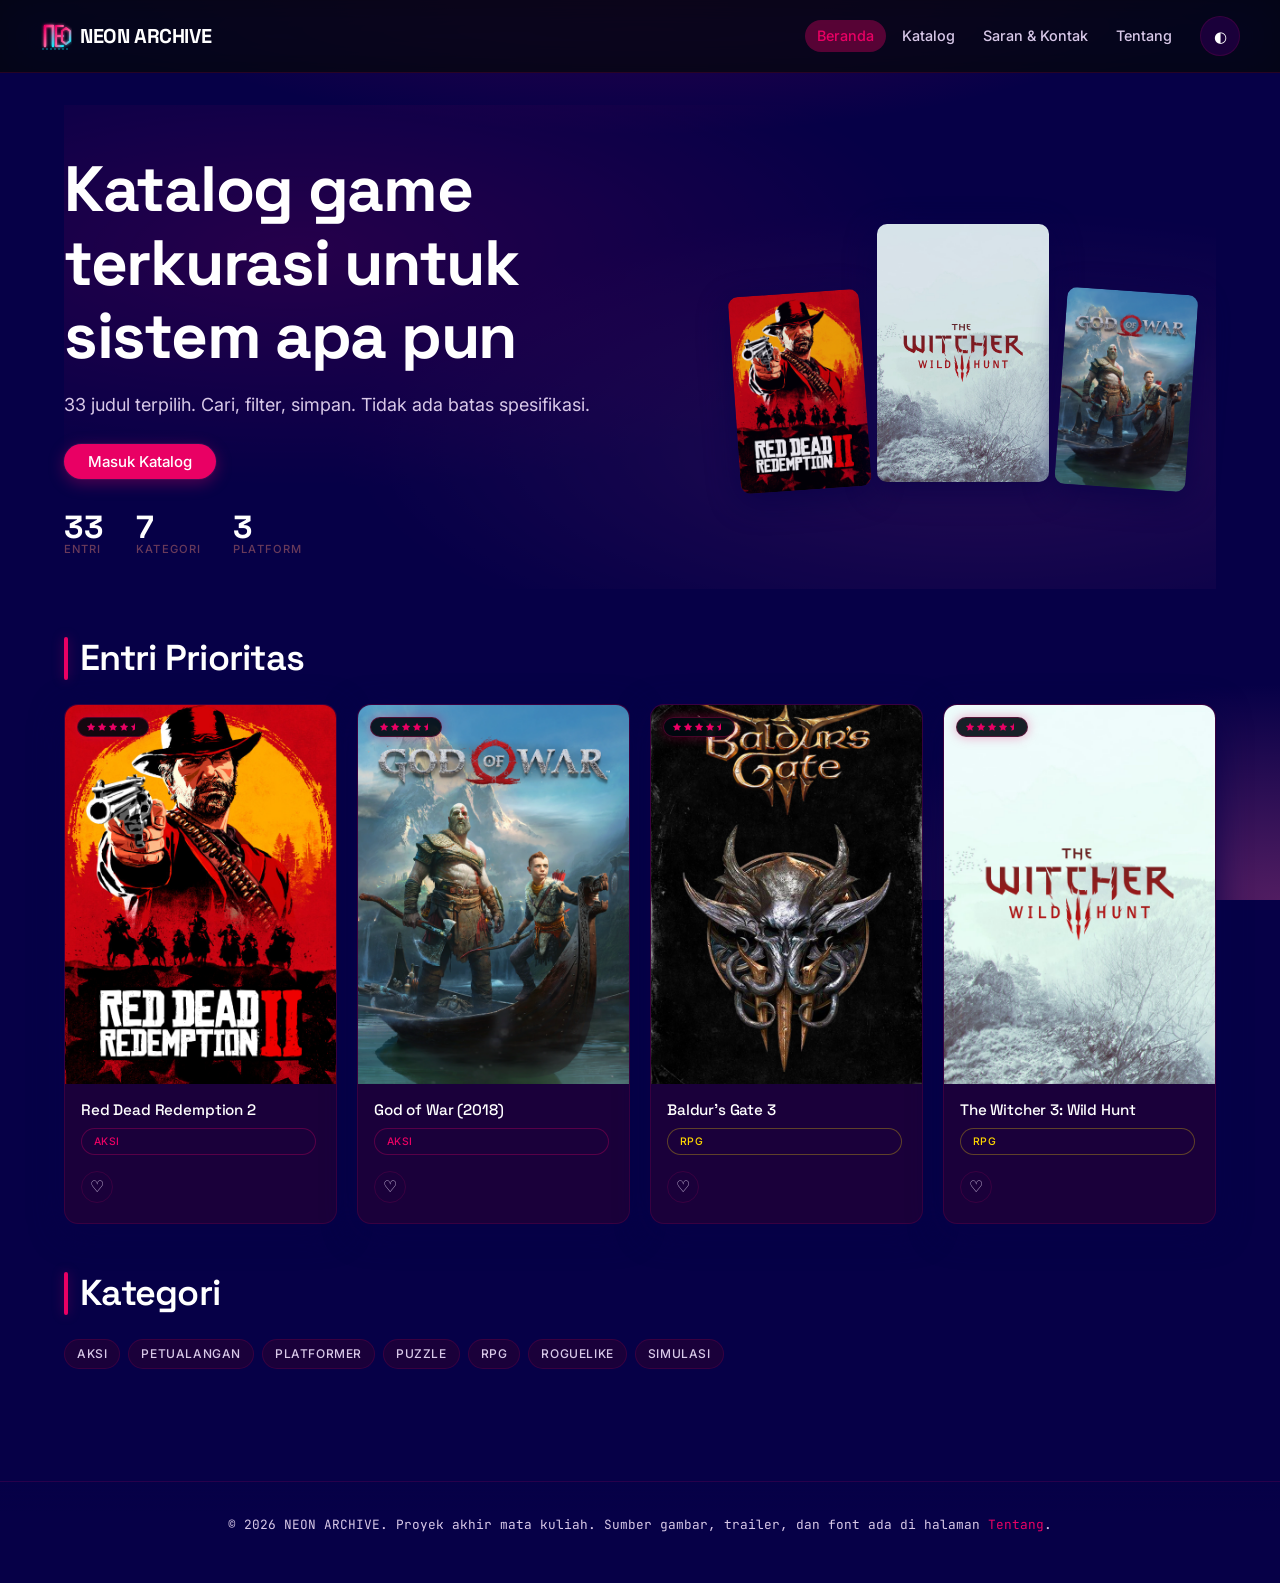
<file: index.html>
<!doctype html>
<html lang="id">
  <head>
    <meta charset="UTF-8" />
    <meta name="viewport" content="width=device-width,initial-scale=1" />
    <title>NEON ARCHIVE - Katalog Game</title>
    <link rel="preconnect" href="https://fonts.googleapis.com" />
    <link rel="preconnect" href="https://fonts.gstatic.com" crossorigin />
    <link
      href="https://fonts.googleapis.com/css2?family=Inter:wght@300;400;500;600;700&family=JetBrains+Mono:wght@400;500&family=Space+Grotesk:wght@400;500;600;700&display=swap"
      rel="stylesheet"
    />
    <link rel="stylesheet" href="css/style.css" />
    <link rel="icon" href="img/logo.svg" />
  </head>
  <body>
    <header class="navbar">
      <a class="logo" href="index.html"
        ><img src="img/logo.svg" alt="" width="32" height="32" />NEON ARCHIVE</a
      >
      <nav>
        <a href="index.html" class="aktif">Beranda</a><a href="katalog.html">Katalog</a
        ><a href="kontak.html">Saran & Kontak</a><a href="tentang.html">Tentang</a>
      </nav>
      <button id="btnTema" class="ikon" aria-label="Ganti tema">◐</button
      ><button class="nav-toggle" aria-label="Menu" aria-expanded="false">☰</button>
    </header>
    <main>
      <section class="hero">
        <div>
          <h1>Katalog game terkurasi untuk sistem apa pun</h1>
          <p>33 judul terpilih. Cari, filter, simpan. Tidak ada batas spesifikasi.</p>
          <a class="btn" href="katalog.html">Masuk Katalog</a>
          <ul class="stat">
            <li><b>33</b> entri</li>
            <li><b>7</b> kategori</li>
            <li><b>3</b> platform</li>
          </ul>
        </div>
        <div class="rak" aria-hidden="true">
          <img src="img/poster/rdr2.jpg" alt="" /><img src="img/poster/witcher-3.jpg" alt="" /><img
            src="img/poster/god-of-war-2018.jpg"
            alt=""
          />
        </div>
      </section>
      <section>
        <h2>Entri Prioritas</h2>
        <div class="grid" id="unggulan"></div>
      </section>
      <section>
        <h2>Kategori</h2>
        <div class="chips" id="genreCepat"></div>
      </section>
      <section id="recently-viewed" class="recently-viewed" style="display: none"></section>
    </main>
    <footer>
      <p>
        © 2026 NEON ARCHIVE. Proyek akhir mata kuliah. Sumber gambar, trailer, dan font ada di halaman
        <a href="tentang.html#kredit">Tentang</a>.
      </p>
    </footer>
    <script src="js/data.js"></script>
    <script src="js/tema.js"></script>
    <script src="js/katalog.js"></script>
  </body>
</html>
</file>
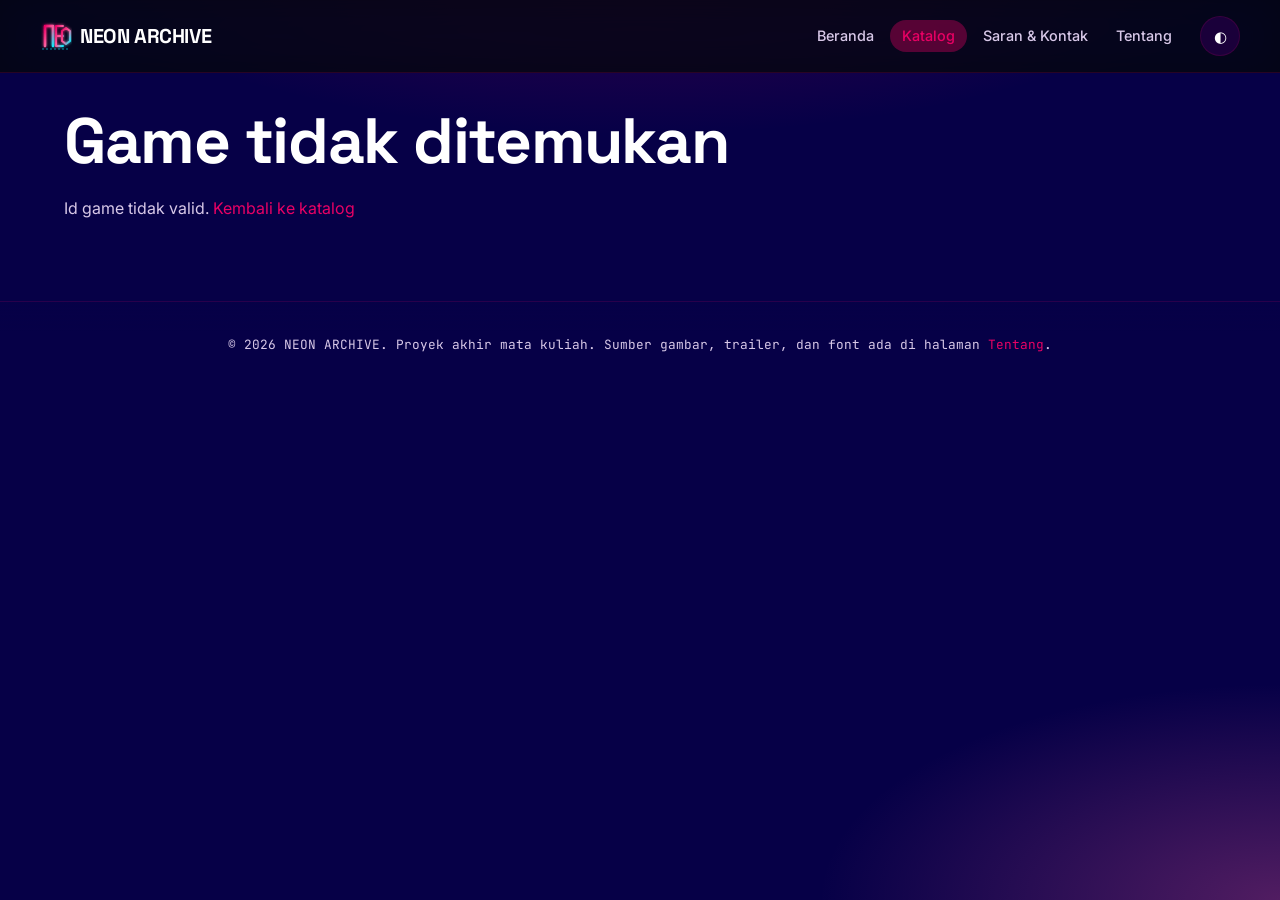
<file: detail.html>
<!doctype html>
<html lang="id">
  <head>
    <meta charset="UTF-8" />
    <meta name="viewport" content="width=device-width,initial-scale=1" />
    <title>Detail | NEON ARCHIVE</title>
    <link rel="preconnect" href="https://fonts.googleapis.com" />
    <link rel="preconnect" href="https://fonts.gstatic.com" crossorigin />
    <link
      href="https://fonts.googleapis.com/css2?family=Inter:wght@300;400;500;600;700&family=JetBrains+Mono:wght@400;500&family=Space+Grotesk:wght@400;500;600;700&display=swap"
      rel="stylesheet"
    />
    <link rel="stylesheet" href="css/style.css" />
    <link rel="icon" href="img/logo.svg" />
  </head>
  <body>
    <header class="navbar">
      <a class="logo" href="index.html"
        ><img src="img/logo.svg" alt="" width="32" height="32" />NEON ARCHIVE</a
      >
      <nav>
        <a href="index.html">Beranda</a><a href="katalog.html" class="aktif">Katalog</a
        ><a href="kontak.html">Saran & Kontak</a><a href="tentang.html">Tentang</a>
      </nav>
      <button id="btnTema" class="ikon" aria-label="Ganti tema">◐</button
      ><button class="nav-toggle" aria-label="Menu" aria-expanded="false">☰</button>
    </header>
    <main><div id="detail"></div></main>
    <footer>
      <p>
        © 2026 NEON ARCHIVE. Proyek akhir mata kuliah. Sumber gambar, trailer, dan font ada di halaman
        <a href="tentang.html#kredit">Tentang</a>.
      </p>
    </footer>
    <script src="js/data.js"></script>
    <script src="js/tema.js"></script>
    <script src="js/detail.js"></script>
  </body>
</html>
</file>
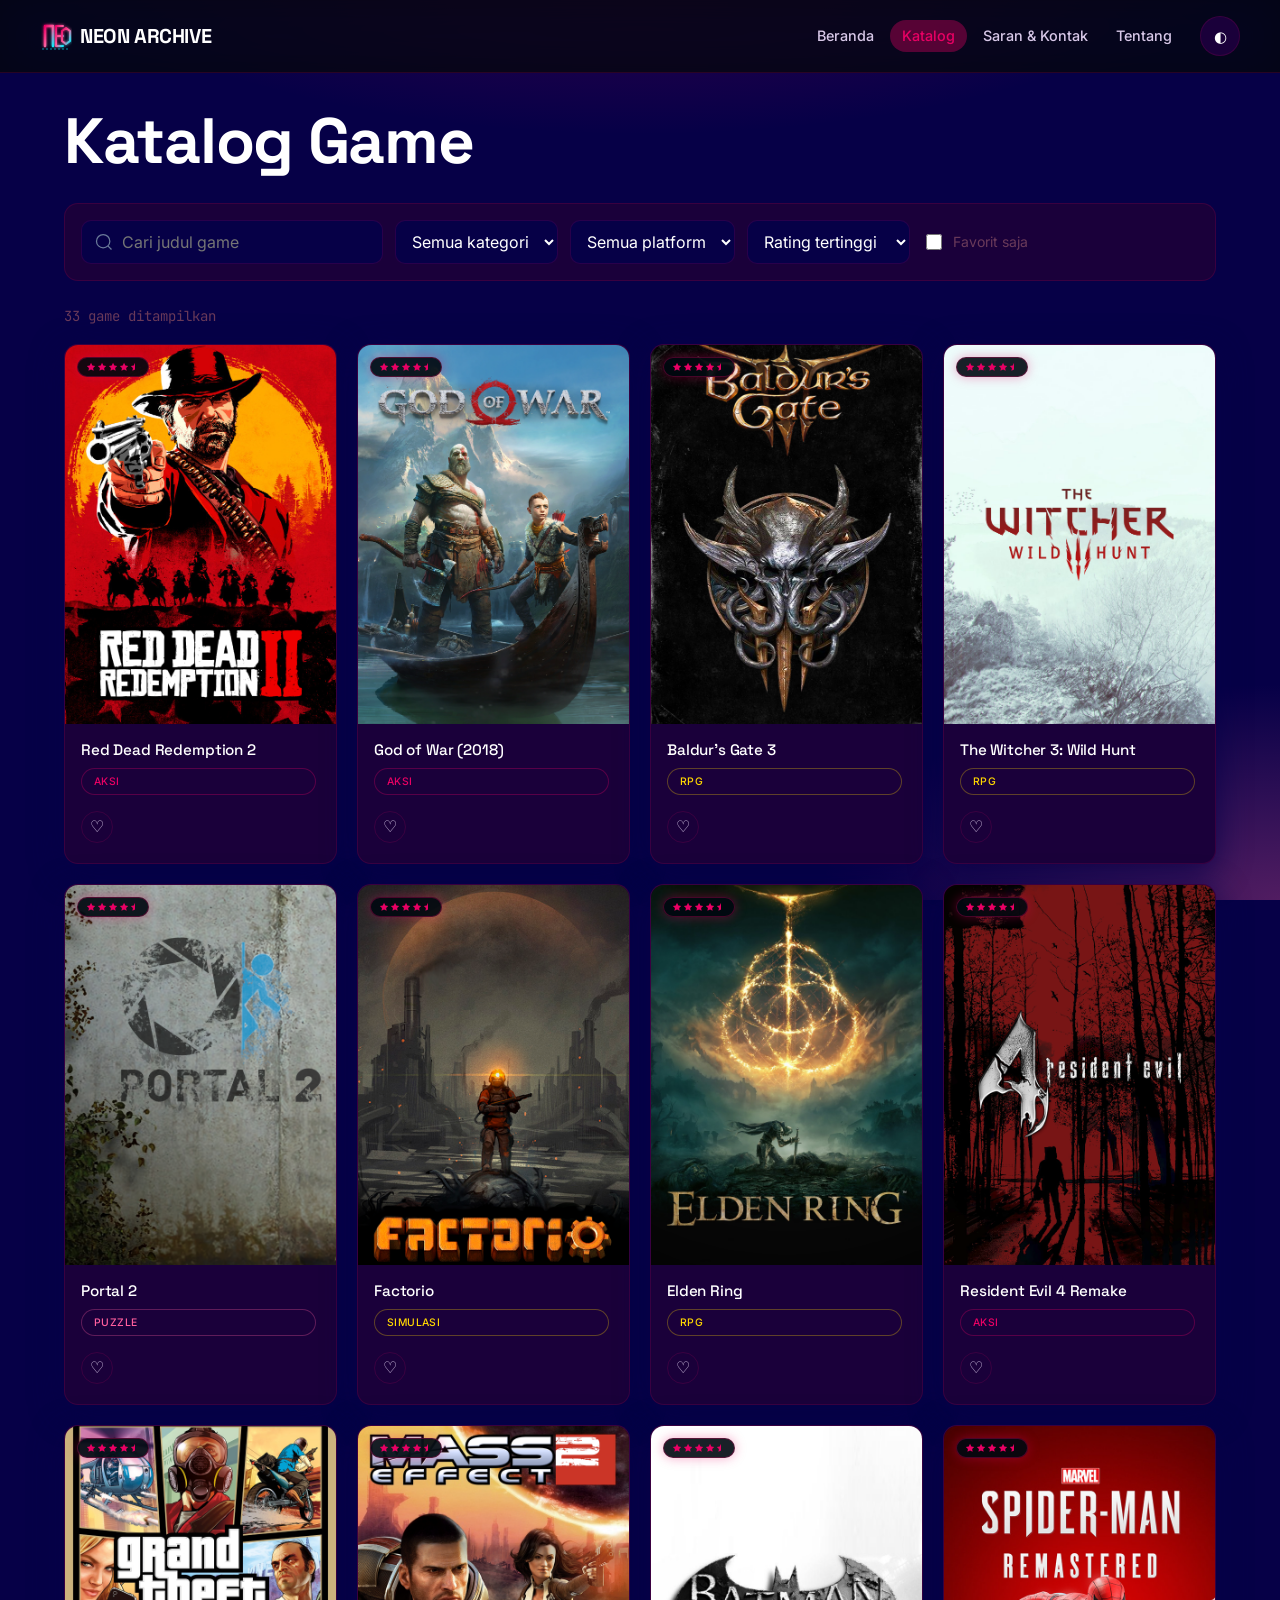
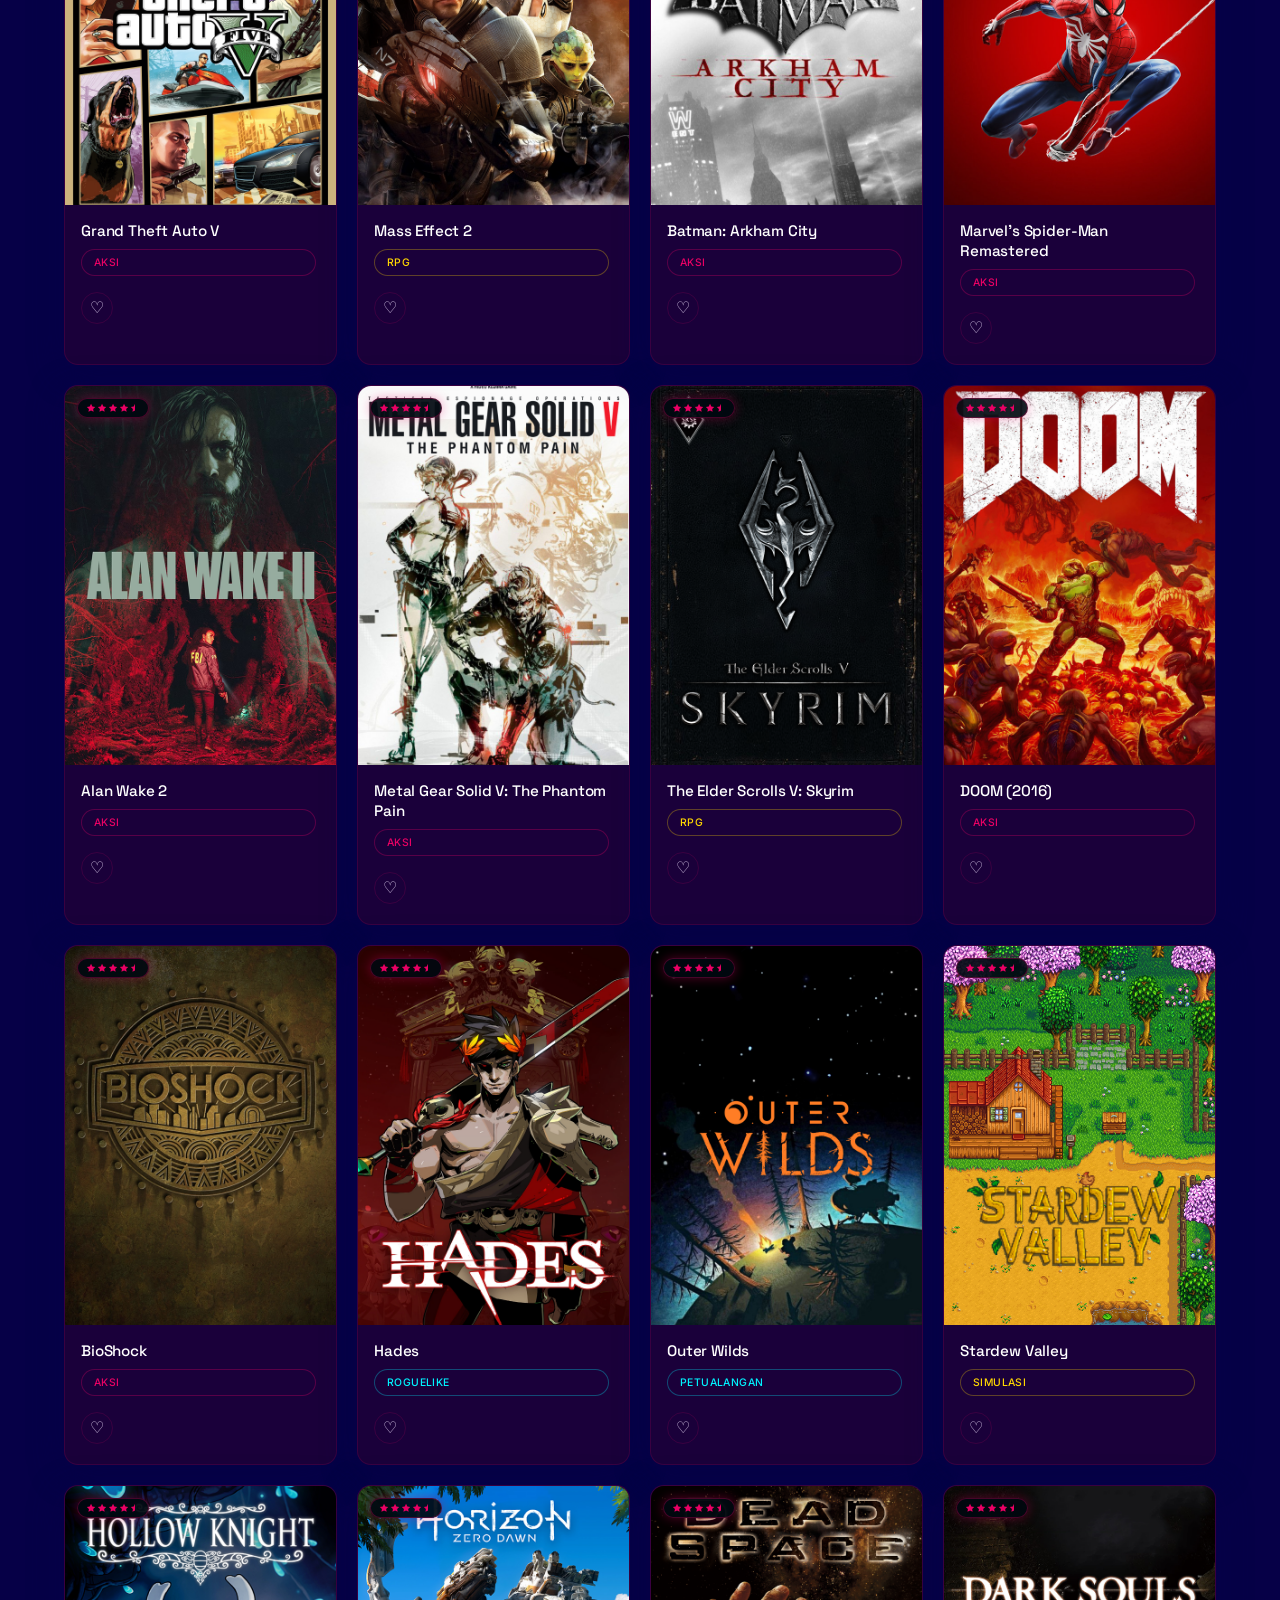
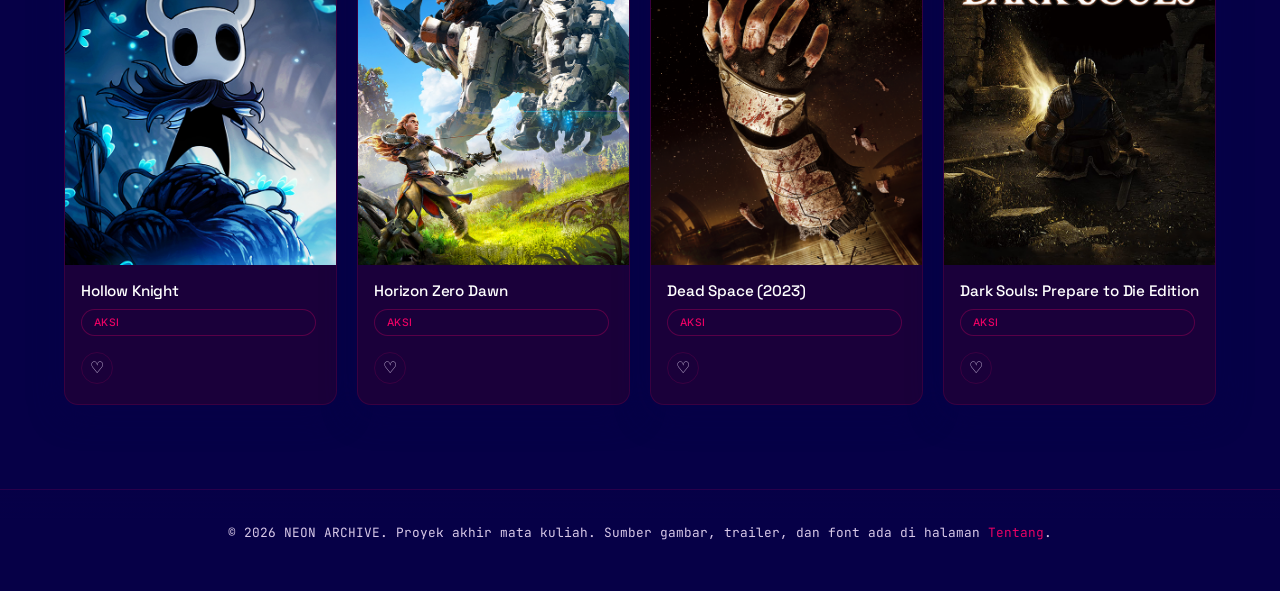
<file: katalog.html>
<!doctype html>
<html lang="id">
  <head>
    <meta charset="UTF-8" />
    <meta name="viewport" content="width=device-width,initial-scale=1" />
    <title>Katalog | NEON ARCHIVE</title>
    <link rel="preconnect" href="https://fonts.googleapis.com" />
    <link rel="preconnect" href="https://fonts.gstatic.com" crossorigin />
    <link
      href="https://fonts.googleapis.com/css2?family=Inter:wght@300;400;500;600;700&family=JetBrains+Mono:wght@400;500&family=Space+Grotesk:wght@400;500;600;700&display=swap"
      rel="stylesheet"
    />
    <link rel="stylesheet" href="css/style.css" />
    <link rel="icon" href="img/logo.svg" />
  </head>
  <body>
    <header class="navbar">
      <a class="logo" href="index.html"
        ><img src="img/logo.svg" alt="" width="32" height="32" />NEON ARCHIVE</a
      >
      <nav>
        <a href="index.html">Beranda</a><a href="katalog.html" class="aktif">Katalog</a
        ><a href="kontak.html">Saran & Kontak</a><a href="tentang.html">Tentang</a>
      </nav>
      <button id="btnTema" class="ikon" aria-label="Ganti tema">◐</button
      ><button class="nav-toggle" aria-label="Menu" aria-expanded="false">☰</button>
    </header>
    <main>
      <h1>Katalog Game</h1>
      <div class="alat">
        <input id="q" type="search" placeholder="Cari judul game" aria-label="Cari judul" /><select
          id="fGenre"
          aria-label="Genre"
        >
          <option value="">Semua kategori</option>
        </select>
        <select id="fPlatform" aria-label="Platform">
          <option value="">Semua platform</option>
          <option>PC</option>
          <option>Konsol</option>
          <option>Mobile</option>
        </select>
        <select id="fUrut" aria-label="Urutan">
          <option value="rt-desc">Rating tertinggi</option>
          <option value="rt-asc">Rating terendah</option>
          <option value="judul">Judul A-Z</option>
          <option value="baru">Rilis terbaru</option>
        </select>
        <label class="cek"><input type="checkbox" id="fFav" /> Favorit saja</label>
      </div>
      <p id="info" class="info"></p>
      <div class="grid" id="grid"></div>
      <div id="kosong" class="kosong" hidden>
        <svg class="kosong-icon" viewBox="0 0 24 24" fill="none" stroke="currentColor" stroke-width="1.5">
          <circle cx="11" cy="11" r="8" />
          <path d="M21 21l-4.35-4.35" /></svg
        ><strong>Entri tidak ditemukan</strong>
        <p>Coba kata kunci lain, atau <button type="button" id="resetFilter">reset filter</button></p>
      </div>
    </main>
    <footer>
      <p>
        © 2026 NEON ARCHIVE. Proyek akhir mata kuliah. Sumber gambar, trailer, dan font ada di halaman
        <a href="tentang.html#kredit">Tentang</a>.
      </p>
    </footer>
    <script src="js/data.js"></script>
    <script src="js/tema.js"></script>
    <script src="js/katalog.js"></script>
  </body>
</html>
</file>
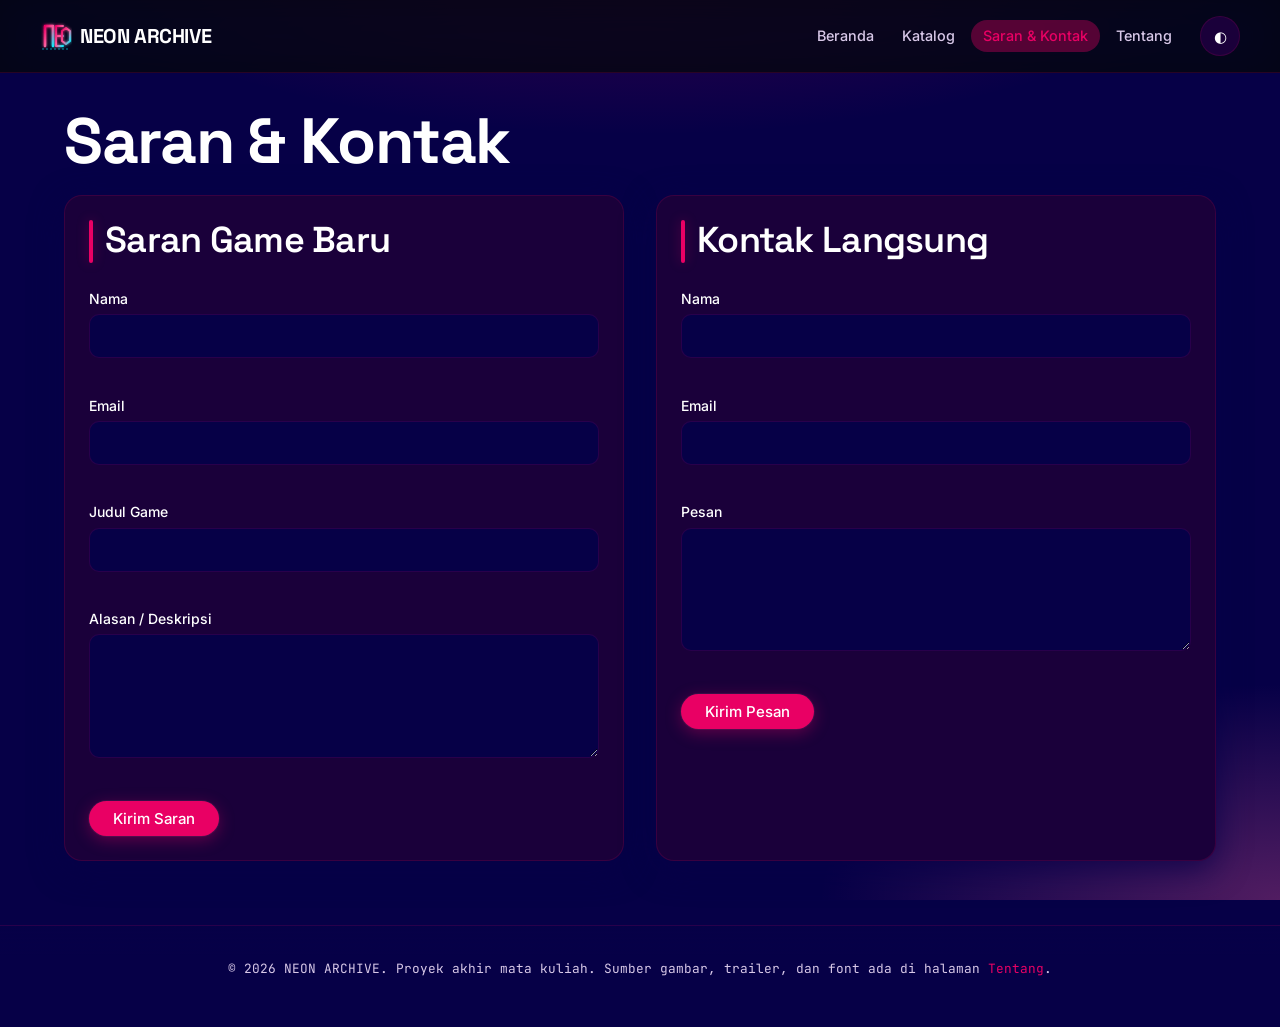
<file: kontak.html>
<!doctype html>
<html lang="id">
  <head>
    <meta charset="UTF-8" />
    <meta name="viewport" content="width=device-width,initial-scale=1" />
    <title>Saran & Kontak | NEON ARCHIVE</title>
    <link rel="preconnect" href="https://fonts.googleapis.com" />
    <link rel="preconnect" href="https://fonts.gstatic.com" crossorigin />
    <link
      href="https://fonts.googleapis.com/css2?family=Inter:wght@300;400;500;600;700&family=JetBrains+Mono:wght@400;500&family=Space+Grotesk:wght@400;500;600;700&display=swap"
      rel="stylesheet"
    />
    <link rel="stylesheet" href="css/style.css" />
    <link rel="icon" href="img/logo.svg" />
  </head>
  <body>
    <header class="navbar">
      <a class="logo" href="index.html"
        ><img src="img/logo.svg" alt="" width="32" height="32" />NEON ARCHIVE</a
      >
      <nav>
        <a href="index.html">Beranda</a><a href="katalog.html">Katalog</a
        ><a href="kontak.html" class="aktif">Saran & Kontak</a><a href="tentang.html">Tentang</a>
      </nav>
      <button id="btnTema" class="ikon" aria-label="Ganti tema">◐</button
      ><button class="nav-toggle" aria-label="Menu" aria-expanded="false">☰</button>
    </header>
    <main>
      <h1>Saran & Kontak</h1>
      <div class="duaform">
        <form data-form novalidate id="saran">
          <h2>Saran Game Baru</h2>
          <div class="fld">
            <label for="saran-nama">Nama</label
            ><input id="saran-nama" name="nama" type="text" required data-min="2" /><span class="err"></span>
          </div>
          <div class="fld">
            <label for="saran-email">Email</label
            ><input id="saran-email" name="email" type="email" required data-min="0" /><span
              class="err"
            ></span>
          </div>
          <div class="fld">
            <label for="saran-judul">Judul Game</label
            ><input id="saran-judul" name="judul" type="text" required data-min="2" /><span
              class="err"
            ></span>
          </div>
          <div class="fld">
            <label for="saran-alasan">Alasan / Deskripsi</label
            ><textarea id="saran-alasan" name="alasan" rows="4" required data-min="10"></textarea
            ><span class="err"></span>
          </div>
          <button class="btn" type="submit">Kirim Saran</button>
          <p class="sukses" hidden>Saran diterima. Terima kasih.</p>
        </form>
        <form data-form novalidate id="kontak">
          <h2>Kontak Langsung</h2>
          <div class="fld">
            <label for="kontak-nama">Nama</label
            ><input id="kontak-nama" name="nama" type="text" required data-min="2" /><span class="err"></span>
          </div>
          <div class="fld">
            <label for="kontak-email">Email</label
            ><input id="kontak-email" name="email" type="email" required data-min="0" /><span
              class="err"
            ></span>
          </div>
          <div class="fld">
            <label for="kontak-pesan">Pesan</label
            ><textarea id="kontak-pesan" name="pesan" rows="4" required data-min="10"></textarea
            ><span class="err"></span>
          </div>
          <button class="btn" type="submit">Kirim Pesan</button>
          <p class="sukses" hidden>Pesan terkirim. Terima kasih.</p>
        </form>
      </div>
    </main>
    <footer>
      <p>
        © 2026 NEON ARCHIVE. Proyek akhir mata kuliah. Sumber gambar, trailer, dan font ada di halaman
        <a href="tentang.html#kredit">Tentang</a>.
      </p>
    </footer>
    <script src="js/data.js"></script>
    <script src="js/tema.js"></script>
    <script src="js/form.js"></script>
  </body>
</html>
</file>
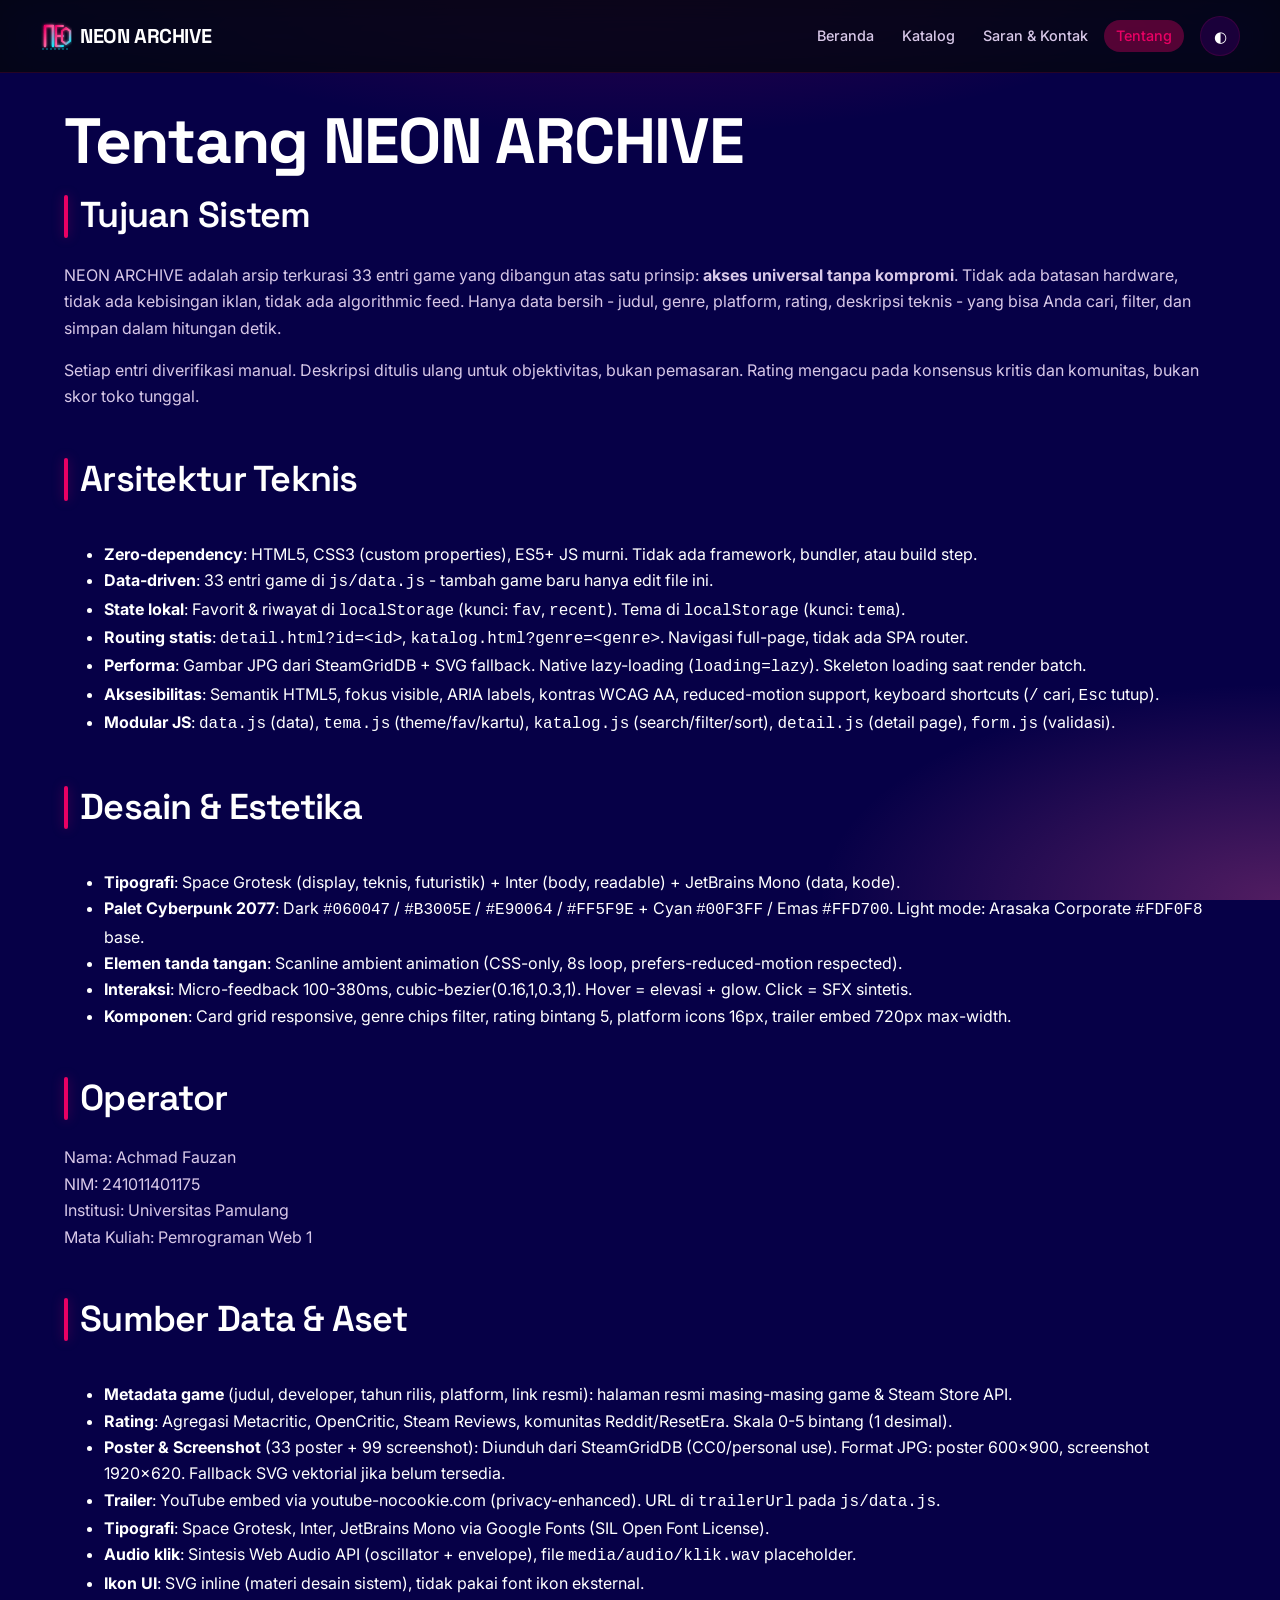
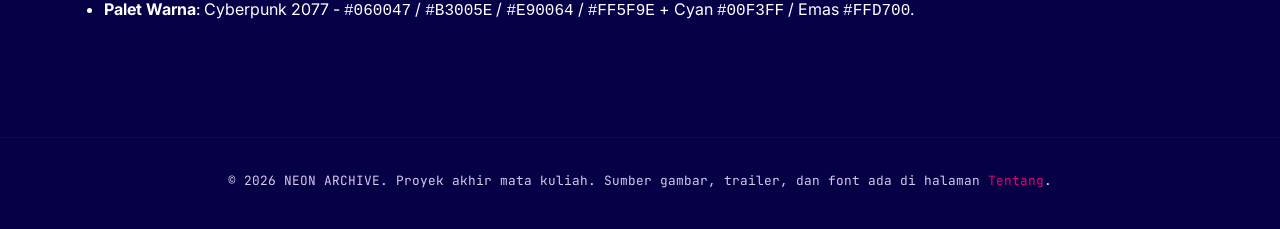
<file: tentang.html>
<!doctype html>
<html lang="id">
  <head>
    <meta charset="UTF-8" />
    <meta name="viewport" content="width=device-width,initial-scale=1" />
    <title>Tentang | NEON ARCHIVE</title>
    <link rel="preconnect" href="https://fonts.googleapis.com" />
    <link rel="preconnect" href="https://fonts.gstatic.com" crossorigin />
    <link
      href="https://fonts.googleapis.com/css2?family=Inter:wght@300;400;500;600;700&family=JetBrains+Mono:wght@400;500&family=Space+Grotesk:wght@400;500;600;700&display=swap"
      rel="stylesheet"
    />
    <link rel="stylesheet" href="css/style.css" />
    <link rel="icon" href="img/logo.svg" />
  </head>
  <body>
    <header class="navbar">
      <a class="logo" href="index.html"
        ><img src="img/logo.svg" alt="" width="32" height="32" />NEON ARCHIVE</a
      >
      <nav>
        <a href="index.html">Beranda</a><a href="katalog.html">Katalog</a
        ><a href="kontak.html">Saran & Kontak</a><a href="tentang.html" class="aktif">Tentang</a>
      </nav>
      <button id="btnTema" class="ikon" aria-label="Ganti tema">◐</button
      ><button class="nav-toggle" aria-label="Menu" aria-expanded="false">☰</button>
    </header>
    <main>
      <h1>Tentang NEON ARCHIVE</h1>
      <section>
        <h2>Tujuan Sistem</h2>
        <p>
          NEON ARCHIVE adalah arsip terkurasi 33 entri game yang dibangun atas satu prinsip:
          <strong>akses universal tanpa kompromi</strong>. Tidak ada batasan hardware, tidak ada kebisingan
          iklan, tidak ada algorithmic feed. Hanya data bersih - judul, genre, platform, rating, deskripsi
          teknis - yang bisa Anda cari, filter, dan simpan dalam hitungan detik.
        </p>
        <p>
          Setiap entri diverifikasi manual. Deskripsi ditulis ulang untuk objektivitas, bukan pemasaran.
          Rating mengacu pada konsensus kritis dan komunitas, bukan skor toko tunggal.
        </p>
      </section>
      <section>
        <h2>Arsitektur Teknis</h2>
        <ul>
          <li>
            <strong>Zero-dependency</strong>: HTML5, CSS3 (custom properties), ES5+ JS murni. Tidak ada
            framework, bundler, atau build step.
          </li>
          <li>
            <strong>Data-driven</strong>: 33 entri game di <code>js/data.js</code> - tambah game baru hanya
            edit file ini.
          </li>
          <li>
            <strong>State lokal</strong>: Favorit & riwayat di <code>localStorage</code> (kunci:
            <code>fav</code>, <code>recent</code>). Tema di <code>localStorage</code> (kunci:
            <code>tema</code>).
          </li>
          <li>
            <strong>Routing statis</strong>: <code>detail.html?id=&lt;id&gt;</code>,
            <code>katalog.html?genre=&lt;genre&gt;</code>. Navigasi full-page, tidak ada SPA router.
          </li>
          <li>
            <strong>Performa</strong>: Gambar JPG dari SteamGridDB + SVG fallback. Native lazy-loading
            (<code>loading=lazy</code>). Skeleton loading saat render batch.
          </li>
          <li>
            <strong>Aksesibilitas</strong>: Semantik HTML5, fokus visible, ARIA labels, kontras WCAG AA,
            reduced-motion support, keyboard shortcuts (<kbd>/</kbd> cari, <kbd>Esc</kbd> tutup).
          </li>
          <li>
            <strong>Modular JS</strong>: <code>data.js</code> (data), <code>tema.js</code> (theme/fav/kartu),
            <code>katalog.js</code> (search/filter/sort), <code>detail.js</code> (detail page),
            <code>form.js</code> (validasi).
          </li>
        </ul>
      </section>
      <section>
        <h2>Desain & Estetika</h2>
        <ul>
          <li>
            <strong>Tipografi</strong>: Space Grotesk (display, teknis, futuristik) + Inter (body, readable) +
            JetBrains Mono (data, kode).
          </li>
          <li>
            <strong>Palet Cyberpunk 2077</strong>: Dark <code>#060047</code> / <code>#B3005E</code> /
            <code>#E90064</code> / <code>#FF5F9E</code> + Cyan <code>#00F3FF</code> / Emas
            <code>#FFD700</code>. Light mode: Arasaka Corporate <code>#FDF0F8</code> base.
          </li>
          <li>
            <strong>Elemen tanda tangan</strong>: Scanline ambient animation (CSS-only, 8s loop,
            prefers-reduced-motion respected).
          </li>
          <li>
            <strong>Interaksi</strong>: Micro-feedback 100-380ms, cubic-bezier(0.16,1,0.3,1). Hover = elevasi
            + glow. Click = SFX sintetis.
          </li>
          <li>
            <strong>Komponen</strong>: Card grid responsive, genre chips filter, rating bintang 5, platform
            icons 16px, trailer embed 720px max-width.
          </li>
        </ul>
      </section>
      <section>
        <h2>Operator</h2>
        <p>
          Nama: Achmad Fauzan<br />NIM: 241011401175<br />Institusi: Universitas Pamulang<br />Mata Kuliah:
          Pemrograman Web 1
        </p>
      </section>
      <section id="kredit">
        <h2>Sumber Data & Aset</h2>
        <ul>
          <li>
            <strong>Metadata game</strong> (judul, developer, tahun rilis, platform, link resmi): halaman
            resmi masing-masing game & Steam Store API.
          </li>
          <li>
            <strong>Rating</strong>: Agregasi Metacritic, OpenCritic, Steam Reviews, komunitas
            Reddit/ResetEra. Skala 0-5 bintang (1 desimal).
          </li>
          <li>
            <strong>Poster & Screenshot</strong> (33 poster + 99 screenshot): Diunduh dari SteamGridDB
            (CC0/personal use). Format JPG: poster 600x900, screenshot 1920x620. Fallback SVG vektorial jika
            belum tersedia.
          </li>
          <li>
            <strong>Trailer</strong>: YouTube embed via youtube-nocookie.com (privacy-enhanced). URL di
            <code>trailerUrl</code> pada <code>js/data.js</code>.
          </li>
          <li>
            <strong>Tipografi</strong>: Space Grotesk, Inter, JetBrains Mono via Google Fonts (SIL Open Font
            License).
          </li>
          <li>
            <strong>Audio klik</strong>: Sintesis Web Audio API (oscillator + envelope), file
            <code>media/audio/klik.wav</code> placeholder.
          </li>
          <li>
            <strong>Ikon UI</strong>: SVG inline (materi desain sistem), tidak pakai font ikon eksternal.
          </li>
          <li>
            <strong>Palet Warna</strong>: Cyberpunk 2077 - <code>#060047</code> / <code>#B3005E</code> /
            <code>#E90064</code> / <code>#FF5F9E</code> + Cyan <code>#00F3FF</code> / Emas
            <code>#FFD700</code>.
          </li>
        </ul>
      </section>
    </main>
    <footer>
      <p>
        © 2026 NEON ARCHIVE. Proyek akhir mata kuliah. Sumber gambar, trailer, dan font ada di halaman
        <a href="tentang.html#kredit">Tentang</a>.
      </p>
    </footer>
    <script src="js/data.js"></script>
    <script src="js/tema.js"></script>
  </body>
</html>
</file>
<file: css/style.css>
:root {
  --bg: #060047;
  --bg-elevated: #0d0060;
  --kartu: #1a003a;
  --kartu-hover: #24004a;
  --aksen: #e90064;
  --aksen-dim: #b3005e;
  --aksen-glow: rgba(233, 0, 100, 0.35);
  --neon-pink: #ff5f9e;
  --neon-pink-glow: rgba(255, 95, 158, 0.3);
  --neon-cyan: #00f3ff;
  --neon-cyan-glow: rgba(0, 243, 255, 0.2);
  --neon-yellow: #ffd700;
  --neon-yellow-glow: rgba(255, 215, 0, 0.2);
  --teks: #ffffff;
  --teks-dim: #d8c8e8;
  --redup: #6a3a5a;
  --garis: rgba(233, 0, 100, 0.15);
  --garis-bright: rgba(233, 0, 100, 0.3);
  --on-aksen: #ffffff;
  --nav-bg: rgba(5, 7, 13, 0.85);
  --nav-garis: var(--garis);
  --nav-bayang: none;
  --bayang: 0 8px 32px rgba(6, 0, 71, 0.8);
  --bayang-hover: 0 16px 48px rgba(6, 0, 71, 0.9), 0 0 0 1px var(--garis-bright);

  --bg-light: #fdf0f8;
  --bg-elevated-light: #ffffff;
  --kartu-light: #ffeef6;
  --kartu-hover-light: #ffdef0;
  --aksen-light: #b3005e;
  --aksen-glow-light: rgba(179, 0, 94, 0.2);
  --neon-pink-light: #e90064;
  --neon-pink-glow-light: rgba(233, 0, 100, 0.18);
  --neon-cyan-light: #0099aa;
  --neon-cyan-glow-light: rgba(0, 153, 170, 0.12);
  --neon-yellow-light: #b8860b;
  --neon-yellow-glow-light: rgba(184, 134, 11, 0.12);
  --teks-light: #1a0010;
  --teks-dim-light: #4b3d4d;
  --redup-light: #c495b8;
  --garis-light: rgba(179, 0, 94, 0.15);
  --garis-bright-light: rgba(179, 0, 94, 0.25);
  --on-aksen-light: #ffffff;
  --bayang-light: 0 8px 32px rgba(179, 0, 94, 0.12);
  --bayang-hover-light: 0 16px 48px rgba(179, 0, 94, 0.18);
  --nav-bg-light: rgba(255, 255, 255, 0.92);
  --nav-garis-light: rgba(179, 0, 94, 0.3);
  --nav-bayang-light: 0 4px 24px rgba(179, 0, 94, 0.14);

  --font-display: "Space Grotesk", sans-serif;
  --font-body: "Inter", sans-serif;
  --font-mono: "JetBrains Mono", monospace;

  --space-1: 4px;
  --space-2: 8px;
  --space-3: 12px;
  --space-4: 16px;
  --space-5: 20px;
  --space-6: 24px;
  --space-8: 32px;
  --space-10: 40px;
  --space-12: 48px;
  --space-16: 64px;

  --radius-sm: 6px;
  --radius-md: 10px;
  --radius-lg: 14px;
  --radius-xl: 18px;
  --radius-full: 9999px;
  --ease: cubic-bezier(0.16, 1, 0.3, 1);
  --ease-out: cubic-bezier(0, 0, 0.2, 1);
  --ease-spring: cubic-bezier(0.34, 1.56, 0.64, 1);
  --dur-1: 100ms;
  --dur-2: 180ms;
  --dur-3: 280ms;
  --dur-4: 380ms;
  --z-bg: 0;
  --z-content: 1;
  --z-sticky: 100;
  --z-overlay: 200;
  --z-toast: 1000;
}

[data-tema="terang"] {
  --bg: var(--bg-light);
  --bg-elevated: var(--bg-elevated-light);
  --kartu: var(--kartu-light);
  --kartu-hover: var(--kartu-hover-light);
  --aksen: var(--aksen-light);
  --aksen-glow: var(--aksen-glow-light);
  --neon-pink: var(--neon-pink-light);
  --neon-pink-glow: var(--neon-pink-glow-light);
  --neon-cyan: var(--neon-cyan-light);
  --neon-cyan-glow: var(--neon-cyan-glow-light);
  --neon-yellow: var(--neon-yellow-light);
  --neon-yellow-glow: var(--neon-yellow-glow-light);
  --teks: var(--teks-light);
  --teks-dim: var(--teks-dim-light);
  --redup: var(--redup-light);
  --garis: var(--garis-light);
  --garis-bright: var(--garis-bright-light);
  --on-aksen: var(--on-aksen-light);
  --nav-bg: var(--nav-bg-light);
  --nav-garis: var(--nav-garis-light);
  --nav-bayang: var(--nav-bayang-light);
  --bayang: var(--bayang-light);
  --bayang-hover: var(--bayang-hover-light);
}

*,
::before,
::after {
  box-sizing: border-box;
}
html {
  scroll-behavior: smooth;
}
@media (prefers-reduced-motion: reduce) {
  html {
    scroll-behavior: auto;
  }
  *,
  ::before,
  ::after {
    animation-duration: 0.01ms !important;
    animation-iteration-count: 1 !important;
    transition-duration: 0.01ms !important;
  }
}

body {
  margin: 0;
  color: var(--teks);
  font: 400 1rem/1.65 var(--font-body);
  background: radial-gradient(ellipse 80% 50% at 50% -20%, var(--aksen-glow) 0%, transparent 70%),
    radial-gradient(ellipse 60% 40% at 100% 100%, var(--neon-pink-glow) 0%, transparent 60%), var(--bg);
  background-attachment: fixed;
  transition:
    background-color var(--dur-3),
    background-image var(--dur-3);
  -webkit-font-smoothing: antialiased;
  -moz-osx-font-smoothing: grayscale;
}

.ambient {
  position: fixed;
  inset: 0;
  z-index: var(--z-bg);
  pointer-events: none;
  overflow: hidden;
  opacity: 0.03;
}
.ambient::before {
  content: "";
  position: absolute;
  inset: 0;
  background: repeating-linear-gradient(
    0deg,
    transparent,
    transparent 2px,
    rgba(0, 243, 255, 0.03) 2px,
    rgba(0, 243, 255, 0.03) 4px
  );
  animation: scanline 8s linear infinite;
}
@keyframes scanline {
  0% {
    transform: translateY(-100%);
  }
  100% {
    transform: translateY(100%);
  }
}
[data-tema="terang"] .ambient {
  opacity: 0.02;
}

h1,
h2,
h3,
.logo {
  font-family: var(--font-display);
  font-weight: 600;
  line-height: 1.15;
  letter-spacing: -0.02em;
  color: var(--teks);
}
h1 {
  font-size: clamp(2.5rem, 5vw, 4rem);
  margin: 0 0 var(--space-4);
  font-weight: 700;
}
h2 {
  font-size: clamp(1.5rem, 3vw, 2.25rem);
  margin: 0 0 var(--space-6);
  font-weight: 600;
  position: relative;
  display: inline-flex;
  align-items: center;
  gap: var(--space-3);
}
h2::before {
  content: "";
  width: 4px;
  height: 1.2em;
  border-radius: 2px;
  background: var(--aksen);
  box-shadow: 0 0 12px var(--aksen-glow);
}
h3 {
  font-size: 1.125rem;
  margin: 0 0 var(--space-2);
  font-weight: 500;
}
p {
  margin: 0 0 var(--space-4);
  color: var(--teks-dim);
}
a {
  color: var(--aksen);
  text-decoration: none;
  transition: color var(--dur-1);
}
a:hover {
  color: var(--neon-pink);
}

main {
  max-width: 1200px;
  margin: 0 auto;
  padding: var(--space-8) var(--space-6) var(--space-16);
}
section {
  margin-bottom: var(--space-12);
}

.reveal {
  opacity: 0;
  transform: translateY(24px);
  transition:
    opacity 600ms cubic-bezier(0.16, 1, 0.3, 1),
    transform 600ms cubic-bezier(0.16, 1, 0.3, 1);
}
.reveal.visible {
  opacity: 1;
  transform: translateY(0);
}
.reveal-delay-1 {
  transition-delay: 60ms;
}
.reveal-delay-2 {
  transition-delay: 120ms;
}
.reveal-delay-3 {
  transition-delay: 180ms;
}

.grid .kartu {
  opacity: 1;
  transform: none;
  animation: none;
}
.grid .kartu.skeleton {
  animation: shimmer 1.5s ease-in-out infinite;
}

.navbar {
  display: flex;
  align-items: center;
  gap: var(--space-4);
  flex-wrap: wrap;
  padding: var(--space-4) max(var(--space-6), calc((100% - 1200px) / 2));
  position: sticky;
  top: 0;
  z-index: var(--z-sticky);
  background: var(--nav-bg);
  backdrop-filter: blur(24px) saturate(180%);
  border-bottom: 1px solid var(--nav-garis);
  box-shadow: var(--nav-bayang);
}
.logo {
  display: flex;
  align-items: center;
  gap: var(--space-2);
  font-weight: 700;
  font-size: 1.25rem;
  color: var(--teks);
  text-decoration: none;
  margin-right: auto;
  letter-spacing: -0.02em;
}
.logo svg {
  width: 32px;
  height: 32px;
  color: var(--aksen);
  filter: drop-shadow(0 0 8px var(--aksen-glow));
}
nav {
  display: flex;
  gap: var(--space-1);
  flex-wrap: wrap;
}
nav a {
  color: var(--teks-dim);
  text-decoration: none;
  font-weight: 500;
  padding: var(--space-1) var(--space-3);
  border-radius: var(--radius-full);
  transition: all var(--dur-1);
  font-size: 0.9rem;
}
nav a:hover {
  color: var(--teks);
  background: var(--kartu-hover);
}
[data-tema="terang"] nav a {
  color: var(--teks);
}
[data-tema="terang"] nav a:hover {
  color: var(--aksen);
}
nav a.aktif,
[data-tema="terang"] nav a.aktif {
  color: var(--aksen);
  background: var(--aksen-glow);
}

.btn,
.ikon {
  font: 500 0.9375rem var(--font-body);
  cursor: pointer;
  border: 0;
  transition: all var(--dur-2) var(--ease);
  border-radius: var(--radius-full);
  display: inline-flex;
  align-items: center;
  justify-content: center;
  gap: var(--space-2);
}
.btn {
  padding: var(--space-2) var(--space-6);
  background: var(--aksen);
  color: var(--on-aksen);
  text-decoration: none;
  box-shadow:
    0 0 0 1px rgba(255, 255, 255, 0.05),
    0 4px 16px var(--aksen-glow);
}
.btn:hover {
  transform: translateY(-2px);
  box-shadow:
    0 0 0 1px rgba(255, 255, 255, 0.1),
    0 8px 28px var(--aksen-glow);
  color: var(--on-aksen);
}
.btn:active {
  transform: translateY(0);
}
.btn.secondary {
  background: transparent;
  border: 1px solid var(--garis);
  color: var(--teks);
  box-shadow: none;
}
.btn.secondary:hover {
  border-color: var(--aksen);
  background: var(--aksen-glow);
  color: var(--aksen);
}
.btn.ghost {
  background: transparent;
  border: 1px solid transparent;
  color: var(--teks-dim);
  box-shadow: none;
  padding: var(--space-1) var(--space-3);
}
.btn.ghost:hover {
  color: var(--aksen);
  background: var(--aksen-glow);
}
.ikon {
  width: 40px;
  height: 40px;
  background: var(--kartu);
  color: var(--teks);
  border: 1px solid var(--garis);
}
.ikon:hover {
  border-color: var(--aksen);
  color: var(--aksen);
  background: var(--kartu-hover);
  box-shadow: 0 0 16px var(--aksen-glow);
}
.nav-toggle {
  display: none;
  background: none;
  border: none;
  color: var(--teks);
  font-size: 1.5rem;
  cursor: pointer;
  padding: var(--space-2);
  line-height: 1;
}
:focus-visible {
  outline: 2px solid var(--aksen);
  outline-offset: 2px;
}

.hero {
  display: grid;
  grid-template-columns: 1.2fr 1fr;
  gap: var(--space-10);
  align-items: center;
  padding: var(--space-12) 0 var(--space-8);
  position: relative;
}
.hero::before {
  content: "";
  position: absolute;
  inset: 0;
  pointer-events: none;
  background: radial-gradient(ellipse at 20% 30%, var(--aksen-glow), transparent 50%),
    radial-gradient(ellipse at 80% 70%, var(--neon-pink-glow), transparent 50%);
  opacity: 0.4;
}
.hero > div,
.hero .rak {
  position: relative;
  z-index: 1;
}
.hero p {
  font-size: 1.125rem;
  max-width: 55ch;
  line-height: 1.7;
  margin-bottom: var(--space-6);
}
.stat {
  display: flex;
  gap: var(--space-8);
  list-style: none;
  padding: 0;
  margin: var(--space-8) 0 0;
  color: var(--redup);
}
.stat b {
  display: block;
  font: 700 2rem var(--font-display);
  color: var(--teks);
  line-height: 1;
}
.stat li {
  line-height: 1.2;
  text-transform: uppercase;
  font-size: 0.7rem;
  letter-spacing: 0.1em;
  font-weight: 500;
}
.rak {
  display: flex;
  gap: var(--space-3);
  align-items: flex-end;
  justify-content: center;
}
.rak img {
  width: 26%;
  border-radius: var(--radius-md);
  box-shadow: var(--bayang);
  transition: all var(--dur-3) var(--ease);
  opacity: 0.9;
}
.rak img:nth-child(1) {
  transform: rotate(-4deg) translateY(4px);
}
.rak img:nth-child(2) {
  width: 34%;
  margin-bottom: 4px;
}
.rak img:nth-child(3) {
  transform: rotate(4deg) translateY(2px);
}
.rak img:hover {
  transform: translateY(-12px) rotate(0) scale(1.03) !important;
  opacity: 1;
  box-shadow: var(--bayang-hover);
}

.grid {
  display: grid;
  grid-template-columns: repeat(auto-fill, minmax(220px, 1fr));
  gap: var(--space-5);
}

.kartu.skeleton {
  pointer-events: none;
  overflow: hidden;
  background: linear-gradient(90deg, var(--kartu) 25%, var(--kartu-hover) 50%, var(--kartu) 75%);
  background-size: 200% 100%;
  animation: shimmer 1.5s ease-in-out infinite;
}
@keyframes shimmer {
  0% {
    background-position: 200% 0;
  }
  100% {
    background-position: -200% 0;
  }
}

.kartu {
  background: var(--kartu);
  border: 1px solid var(--garis);
  border-radius: var(--radius-lg);
  overflow: hidden;
  box-shadow: var(--bayang);
  transition: all var(--dur-3) var(--ease);
  opacity: 0;
  animation: cardIn var(--dur-4) var(--ease-out) forwards;
}
.grid > .kartu:nth-child(1) {
  animation-delay: 0ms;
}
.grid > .kartu:nth-child(2) {
  animation-delay: 30ms;
}
.grid > .kartu:nth-child(3) {
  animation-delay: 60ms;
}
.grid > .kartu:nth-child(4) {
  animation-delay: 90ms;
}
.grid > .kartu:nth-child(5) {
  animation-delay: 120ms;
}
.grid > .kartu:nth-child(6) {
  animation-delay: 150ms;
}
.grid > .kartu:nth-child(7) {
  animation-delay: 180ms;
}
.grid > .kartu:nth-child(8) {
  animation-delay: 210ms;
}
.grid > .kartu:nth-child(9) {
  animation-delay: 240ms;
}
.grid > .kartu:nth-child(10) {
  animation-delay: 270ms;
}
.grid > .kartu:nth-child(11) {
  animation-delay: 300ms;
}
.grid > .kartu:nth-child(12) {
  animation-delay: 330ms;
}
.grid > .kartu:nth-child(13) {
  animation-delay: 360ms;
}
.grid > .kartu:nth-child(14) {
  animation-delay: 390ms;
}
.grid > .kartu:nth-child(15) {
  animation-delay: 420ms;
}
@keyframes cardIn {
  from {
    opacity: 0;
    transform: translateY(12px);
  }
  to {
    opacity: 1;
    transform: translateY(0);
  }
}

.kartu:hover {
  transform: translateY(-4px);
  border-color: var(--garis-bright);
  box-shadow: var(--bayang-hover);
}
.kartu:hover .sampul img {
  transform: scale(1.03);
}

.sampul {
  position: relative;
  display: block;
  overflow: hidden;
  aspect-ratio: 5/7;
}
.sampul img {
  width: 100%;
  height: 100%;
  object-fit: cover;
  transition: transform var(--dur-3) var(--ease);
}

.badge {
  position: absolute;
  top: var(--space-3);
  left: var(--space-3);
  z-index: 1;
  background: rgba(1, 8, 16, 0.9);
  backdrop-filter: blur(12px);
  color: var(--aksen);
  font-weight: 600;
  font-size: 0.65rem;
  padding: var(--space-1) var(--space-2);
  border-radius: var(--radius-full);
  border: 1px solid var(--garis-bright);
  display: flex;
  align-items: center;
  gap: var(--space-1);
  box-shadow: 0 0 12px var(--aksen-glow);
}

.rating-stars {
  display: inline-flex;
  gap: 1px;
  color: var(--aksen);
  font-size: 0.7rem;
  line-height: 1;
}
.rating-stars svg {
  width: 0.9em;
  height: 0.9em;
}

.isi {
  padding: var(--space-4) var(--space-4) var(--space-5);
  display: flex;
  flex-direction: column;
  gap: var(--space-2);
}
.isi h3 {
  font-size: 0.95rem;
  font-weight: 500;
  margin: 0;
  letter-spacing: -0.01em;
  line-height: 1.3;
}
.isi a {
  color: var(--teks);
}
.isi a:hover {
  color: var(--aksen);
}
.isi .meta {
  color: var(--redup);
  font-size: 0.7rem;
  margin: 0;
  font-family: var(--font-mono);
  text-transform: uppercase;
  letter-spacing: 0.05em;
}

.fav {
  width: 32px;
  height: 32px;
  border-radius: var(--radius-full);
  background: transparent;
  border: 1px solid var(--garis);
  color: var(--teks-dim);
  cursor: pointer;
  font-size: 1rem;
  display: flex;
  align-items: center;
  justify-content: center;
  transition: all var(--dur-1);
  line-height: 1;
}
.fav:hover {
  background: var(--kartu-hover);
  border-color: var(--aksen);
  color: var(--aksen);
  transform: scale(1.05);
  box-shadow: 0 0 12px var(--aksen-glow);
}
.fav.on {
  background: var(--aksen);
  border-color: var(--aksen);
  color: var(--on-aksen);
  box-shadow:
    0 0 0 3px var(--aksen-glow),
    0 0 16px var(--aksen-glow);
}
.fav.on:hover {
  background: var(--aksen-dim);
  border-color: var(--aksen-dim);
  transform: scale(1.05);
}
.btn.fav {
  width: auto;
  height: auto;
  padding: var(--space-2) var(--space-4);
  gap: var(--space-2);
  font-size: 0.875rem;
  background: var(--aksen);
  border: none;
  color: var(--on-aksen);
  box-shadow:
    0 0 0 1px rgba(255, 255, 255, 0.05),
    0 4px 16px var(--aksen-glow);
}
.btn.fav.on {
  background: var(--neon-pink);
  box-shadow:
    0 0 0 1px rgba(255, 255, 255, 0.05),
    0 4px 16px var(--neon-pink-glow);
}
.btn.fav.on:hover {
  background: var(--neon-pink-light);
}

.chips {
  display: flex;
  flex-wrap: wrap;
  gap: var(--space-2);
}
.chips a {
  display: inline-flex;
  align-items: center;
  gap: var(--space-1);
  background: var(--kartu);
  border: 1px solid var(--garis);
  padding: var(--space-1) var(--space-3);
  border-radius: var(--radius-full);
  color: var(--teks-dim);
  text-decoration: none;
  font-weight: 500;
  font-size: 0.75rem;
  text-transform: uppercase;
  letter-spacing: 0.05em;
  transition: all var(--dur-2) var(--ease);
}
.chips a:hover {
  color: var(--aksen);
  border-color: var(--aksen);
  background: var(--aksen-glow);
  transform: translateY(-1px);
  box-shadow: 0 0 12px var(--aksen-glow);
}

.tag {
  display: inline-flex;
  align-items: center;
  gap: var(--space-1);
  background: var(--kartu);
  border: 1px solid var(--garis);
  border-radius: var(--radius-full);
  padding: var(--space-1) var(--space-3);
  margin: 0 var(--space-1) var(--space-2) 0;
  font-size: 0.65rem;
  font-weight: 500;
  text-transform: uppercase;
  letter-spacing: 0.04em;
  color: var(--teks-dim);
  transition: all var(--dur-2) var(--ease);
}
.tag:hover {
  color: var(--aksen);
  border-color: var(--aksen);
  background: var(--aksen-glow);
  box-shadow: 0 0 12px var(--aksen-glow);
}
.tag[data-genre="Aksi"] {
  border-color: rgba(233, 0, 100, 0.3);
  color: #e90064;
}
.tag[data-genre="Aksi"]:hover {
  background: rgba(233, 0, 100, 0.1);
  box-shadow: 0 0 12px rgba(233, 0, 100, 0.2);
}
.tag[data-genre="Petualangan"] {
  border-color: rgba(0, 243, 255, 0.3);
  color: #00f3ff;
}
.tag[data-genre="Petualangan"]:hover {
  background: rgba(0, 243, 255, 0.1);
  box-shadow: 0 0 12px rgba(0, 243, 255, 0.2);
}
.tag[data-genre="RPG"] {
  border-color: rgba(255, 215, 0, 0.3);
  color: #ffd700;
}
.tag[data-genre="RPG"]:hover {
  background: rgba(255, 215, 0, 0.1);
  box-shadow: 0 0 12px rgba(255, 215, 0, 0.2);
}
.tag[data-genre="Strategi"] {
  border-color: rgba(179, 0, 94, 0.3);
  color: #b3005e;
}
.tag[data-genre="Strategi"]:hover {
  background: rgba(179, 0, 94, 0.1);
  box-shadow: 0 0 12px rgba(179, 0, 94, 0.2);
}
.tag[data-genre="Platformer"] {
  border-color: rgba(57, 255, 20, 0.3);
  color: #39ff14;
}
.tag[data-genre="Platformer"]:hover {
  background: rgba(57, 255, 20, 0.1);
  box-shadow: 0 0 12px rgba(57, 255, 20, 0.2);
}
.tag[data-genre="Puzzle"] {
  border-color: rgba(255, 95, 158, 0.3);
  color: #ff5f9e;
}
.tag[data-genre="Puzzle"]:hover {
  background: rgba(255, 95, 158, 0.1);
  box-shadow: 0 0 12px rgba(255, 95, 158, 0.2);
}
.tag[data-genre="Roguelike"] {
  border-color: rgba(0, 243, 255, 0.3);
  color: #00f3ff;
}
.tag[data-genre="Roguelike"]:hover {
  background: rgba(0, 243, 255, 0.1);
  box-shadow: 0 0 12px rgba(0, 243, 255, 0.2);
}
.tag[data-genre="Simulasi"] {
  border-color: rgba(255, 215, 0, 0.3);
  color: #ffd700;
}
.tag[data-genre="Simulasi"]:hover {
  background: rgba(255, 215, 0, 0.1);
  box-shadow: 0 0 12px rgba(255, 215, 0, 0.2);
}
.tag[data-genre="Party"] {
  border-color: rgba(179, 0, 94, 0.3);
  color: #b3005e;
}
.tag[data-genre="Party"]:hover {
  background: rgba(179, 0, 94, 0.1);
  box-shadow: 0 0 12px rgba(179, 0, 94, 0.2);
}

.alat {
  display: flex;
  flex-wrap: wrap;
  gap: var(--space-3);
  margin: var(--space-6) 0;
  padding: var(--space-4);
  background: var(--kartu);
  border: 1px solid var(--garis);
  border-radius: var(--radius-lg);
}
.q-wrap {
  position: relative;
  flex: 1 1 280px;
  display: flex;
  min-width: 0;
}
.q-wrap input[type="search"] {
  width: 100%;
}
input,
select,
textarea {
  font: inherit;
  background: var(--bg);
  color: var(--teks);
  border: 1px solid var(--garis);
  border-radius: var(--radius-md);
  padding: var(--space-2) var(--space-3);
  transition: all var(--dur-1);
  font-family: var(--font-body);
}
input:focus,
select:focus,
textarea:focus {
  outline: 0;
  border-color: var(--aksen);
  box-shadow: 0 0 0 3px var(--aksen-glow);
  background: var(--bg-elevated);
}
.alat input[type="search"] {
  padding-left: var(--space-10);
  background-image: url("data:image/svg+xml,%3Csvg xmlns='http://www.w3.org/2000/svg' width='20' height='20' viewBox='0 0 24 24' fill='none' stroke='%236b7a9a' stroke-width='1.5'%3E%3Ccircle cx='11' cy='11' r='8'/%3E%3Cpath d='M21 21l-4.35-4.35'/%3E%3C/svg%3E");
  background-position: left var(--space-3) center;
  background-repeat: no-repeat;
}
.cek {
  display: flex;
  align-items: center;
  gap: var(--space-2);
  color: var(--redup);
  cursor: pointer;
  font-size: 0.875rem;
}
.cek input {
  accent-color: var(--aksen);
  width: 16px;
  height: 16px;
}
.info {
  color: var(--redup);
  margin: var(--space-2) 0 var(--space-4);
  font-size: 0.875rem;
  font-family: var(--font-mono);
}

.kosong {
  display: flex;
  flex-direction: column;
  align-items: center;
  gap: var(--space-4);
  text-align: center;
  padding: var(--space-12) var(--space-6);
  color: var(--redup);
  border: 1px dashed var(--garis);
  border-radius: var(--radius-xl);
  background: var(--kartu);
}
.kosong[hidden] {
  display: none;
}
.kosong-icon {
  width: 56px;
  height: 56px;
  color: var(--redup);
  opacity: 0.5;
}
.kosong strong {
  display: block;
  font-size: 1.125rem;
  color: var(--teks-dim);
  margin-bottom: var(--space-2);
  font-family: var(--font-display);
}
.kosong button {
  background: none;
  border: none;
  color: var(--aksen);
  font: inherit;
  font-weight: 500;
  cursor: pointer;
  text-decoration: underline;
  padding: var(--space-1);
  transition: color var(--dur-1);
}
.kosong button:hover {
  color: var(--neon-pink);
}

.suggestions {
  position: absolute;
  top: calc(100% + var(--space-1));
  left: 0;
  right: 0;
  z-index: var(--z-overlay);
  background: var(--kartu);
  border: 1px solid var(--garis-bright);
  border-radius: var(--radius-md);
  overflow: hidden;
  box-shadow: var(--bayang-hover);
  max-height: 260px;
  overflow-y: auto;
  animation: fadeIn var(--dur-2) var(--ease-out);
}
.suggestions[hidden] {
  display: none;
}
@keyframes fadeIn {
  from {
    opacity: 0;
    transform: translateY(-4px);
  }
  to {
    opacity: 1;
    transform: translateY(0);
  }
}
.suggestions button {
  display: block;
  width: 100%;
  text-align: left;
  padding: var(--space-2) var(--space-3);
  background: none;
  border: none;
  color: var(--teks);
  font: inherit;
  cursor: pointer;
  transition: all var(--dur-1);
  border-bottom: 1px solid var(--garis);
}
.suggestions button:last-child {
  border-bottom: none;
}
.suggestions button:hover {
  background: var(--bg);
  color: var(--aksen);
  padding-left: var(--space-4);
}
.suggestions mark {
  background: var(--aksen-glow);
  color: var(--aksen);
  border-radius: var(--radius-sm);
  padding: 0 var(--space-1);
  font-weight: 500;
}

.det {
  display: grid;
  grid-template-columns: 280px 1fr;
  gap: var(--space-8);
  margin-bottom: var(--space-12);
}
.det > img {
  width: 100%;
  border-radius: var(--radius-lg);
  box-shadow: var(--bayang);
  border: 1px solid var(--garis);
  transition: all var(--dur-3);
}
.det > img:hover {
  box-shadow: var(--bayang-hover);
  border-color: var(--garis-bright);
}
.det > div:first-child {
  position: sticky;
  top: var(--space-6);
}
.det h1 {
  font-size: clamp(1.75rem, 3.5vw, 2.75rem);
  margin-bottom: var(--space-4);
}
.platforms {
  display: flex;
  flex-wrap: wrap;
  gap: var(--space-2);
  margin: var(--space-3) 0;
}
.platforms .platform-icon {
  display: inline-flex;
  align-items: center;
  gap: var(--space-1);
  padding: var(--space-1) var(--space-2);
  background: var(--kartu);
  border: 1px solid var(--garis);
  border-radius: var(--radius-sm);
  color: var(--teks);
  font-size: 0.75rem;
  white-space: nowrap;
}
.platforms .platform-icon svg {
  width: 16px;
  height: 16px;
  flex: none;
}
.aksi {
  display: flex;
  gap: var(--space-3);
  flex-wrap: wrap;
  margin: var(--space-6) 0;
}

.desc {
  position: relative;
  margin: var(--space-4) 0 var(--space-2);
}
.desc p {
  margin: 0 0 var(--space-3);
  line-height: 1.75;
}
.desc p:last-child {
  margin-bottom: 0;
}
.desc-terbatas {
  display: -webkit-box;
  -webkit-box-orient: vertical;
  -webkit-line-clamp: 5;
  overflow: hidden;
}
.desc-akhir {
  max-height: 0;
  overflow: hidden;
  opacity: 0;
  transition:
    max-height var(--dur-4) var(--ease),
    opacity var(--dur-3) var(--ease-out);
}
.desc:not(.desc-terbatas) .desc-akhir {
  max-height: none;
  opacity: 1;
}
.desc-toggle {
  display: inline-flex;
  align-items: center;
  gap: var(--space-2);
  background: none;
  border: none;
  color: var(--aksen);
  font: inherit;
  font-weight: 500;
  cursor: pointer;
  padding: var(--space-2) 0;
  transition: gap var(--dur-2) var(--ease);
}
.desc-toggle:hover {
  gap: var(--space-3);
}
.desc-toggle::after {
  content: "";
  width: 8px;
  height: 8px;
  border-right: 2px solid currentColor;
  border-bottom: 2px solid currentColor;
  transform: rotate(45deg) translateY(-2px);
  transition: transform var(--dur-2) var(--ease);
}
.desc:not(.desc-terbatas) .desc-toggle::after {
  transform: rotate(-135deg) translateY(-2px);
}
.desc-toggle:focus-visible {
  outline: 2px solid var(--aksen);
  outline-offset: 3px;
  border-radius: var(--radius-sm);
}
.desc-fade {
  position: absolute;
  left: 0;
  right: 0;
  bottom: 0;
  height: 3.5rem;
  pointer-events: none;
  background: linear-gradient(transparent, var(--bg-elevated));
}
.desc:not(.desc-terbatas) .desc-fade {
  display: none;
}
.video {
  aspect-ratio: 16/9;
  width: 100%;
  max-width: 720px;
  margin: 0 auto;
  display: block;
  border: 0;
  border-radius: var(--radius-lg);
  background: var(--kartu);
  box-shadow: var(--bayang);
  border: 1px solid var(--garis);
  transition: all var(--dur-2);
}
.video:hover {
  box-shadow: var(--bayang-hover);
  border-color: var(--garis-bright);
}
.galeri {
  display: grid;
  grid-template-columns: repeat(auto-fit, minmax(280px, 1fr));
  gap: var(--space-4);
}
.galeri img {
  width: 100%;
  border-radius: var(--radius-md);
  border: 1px solid var(--garis);
  transition: all var(--dur-2);
}
.galeri img:hover {
  transform: scale(1.02);
  box-shadow: var(--bayang-hover);
  border-color: var(--garis-bright);
}

.duaform {
  display: grid;
  grid-template-columns: 1fr 1fr;
  gap: var(--space-8);
}
form {
  background: var(--kartu);
  border: 1px solid var(--garis);
  border-radius: var(--radius-xl);
  padding: var(--space-6);
  box-shadow: var(--bayang);
}
.fld {
  margin-bottom: var(--space-4);
}
.fld label {
  display: block;
  font-weight: 500;
  margin-bottom: var(--space-1);
  color: var(--teks);
  font-size: 0.875rem;
}
.fld input,
.fld textarea {
  width: 100%;
  background: var(--bg);
  border: 1px solid var(--garis);
  border-radius: var(--radius-md);
  padding: var(--space-2) var(--space-3);
  color: var(--teks);
  transition: all var(--dur-1);
}
.fld input:focus,
.fld textarea:focus {
  outline: 0;
  border-color: var(--aksen);
  box-shadow: 0 0 0 3px var(--aksen-glow);
  background: var(--bg-elevated);
}
.err {
  color: var(--aksen);
  font-size: 0.8rem;
  display: block;
  min-height: 1.2em;
  margin-top: var(--space-1);
}
.sukses {
  margin: var(--space-4) 0 0;
  padding: var(--space-3) var(--space-4);
  border-radius: var(--radius-md);
  background: rgba(255, 215, 0, 0.1);
  border: 1px solid rgba(255, 215, 0, 0.3);
  color: #ffd700;
  font-weight: 500;
  animation: fadeIn var(--dur-2) var(--ease-out);
}
[data-tema="terang"] .sukses {
  background: rgba(184, 134, 11, 0.1);
  border-color: rgba(184, 134, 11, 0.3);
  color: #b8860b;
}

.toast-container {
  position: fixed;
  bottom: var(--space-6);
  right: var(--space-6);
  z-index: var(--z-toast);
  display: flex;
  flex-direction: column;
  gap: var(--space-2);
  pointer-events: none;
}
.toast {
  pointer-events: auto;
  background: var(--kartu);
  border: 1px solid var(--garis);
  border-radius: var(--radius-md);
  padding: var(--space-3) var(--space-4);
  box-shadow: var(--bayang-hover);
  display: flex;
  align-items: center;
  gap: var(--space-3);
  min-width: 280px;
  max-width: 360px;
  transform: translateX(120%);
  opacity: 0;
  animation: toastIn var(--dur-3) var(--ease-spring) forwards;
}
.toast.removing {
  animation: toastOut var(--dur-1) var(--ease) forwards;
}
.toast.success {
  border-left: 3px solid var(--neon-yellow);
}
.toast.error {
  border-left: 3px solid var(--neon-pink);
}
.toast.info {
  border-left: 3px solid var(--aksen);
}
.toast-icon {
  flex: none;
  width: 20px;
  height: 20px;
  fill: currentColor;
}
.toast.success .toast-icon {
  color: var(--neon-yellow);
}
.toast.error .toast-icon {
  color: var(--neon-pink);
}
.toast.info .toast-icon {
  color: var(--aksen);
}
.toast-text {
  flex: 1;
  font-size: 0.875rem;
  line-height: 1.4;
}
.toast-close {
  flex: none;
  background: none;
  border: none;
  color: var(--redup);
  cursor: pointer;
  padding: 2px;
  line-height: 1;
  transition: color var(--dur-1);
}
.toast-close:hover {
  color: var(--teks);
}
@keyframes toastIn {
  to {
    transform: translateX(0);
    opacity: 1;
  }
}
@keyframes toastOut {
  to {
    transform: translateX(120%);
    opacity: 0;
  }
}

.recently-viewed {
  padding: var(--space-8) 0;
  border-top: 1px solid var(--garis);
  margin-top: var(--space-10);
}
.recently-viewed h3 {
  font-size: 0.875rem;
  font-weight: 500;
  margin: 0 0 var(--space-4);
  color: var(--teks-dim);
  text-transform: uppercase;
  letter-spacing: 0.05em;
}
.recently-list {
  display: flex;
  gap: var(--space-3);
  max-width: 100%;
  overflow-x: auto;
  padding: var(--space-2) 0 var(--space-3);
  scroll-snap-type: x mandatory;
  scrollbar-width: thin;
  scrollbar-color: var(--garis) transparent;
}
.recently-list::-webkit-scrollbar {
  height: 4px;
}
.recently-list::-webkit-scrollbar-track {
  background: transparent;
}
.recently-list::-webkit-scrollbar-thumb {
  background: var(--garis);
  border-radius: 2px;
}
.recently-item {
  flex: 0 0 112px;
  width: 112px;
  display: block;
  text-decoration: none;
  scroll-snap-align: start;
  background: var(--kartu);
  border: 1px solid var(--garis);
  border-radius: var(--radius-md);
  overflow: hidden;
  transition: all var(--dur-2);
}
.recently-item:hover {
  transform: translateY(-4px);
  border-color: var(--garis-bright);
  box-shadow: var(--bayang-hover);
}
.recently-item img {
  width: 100%;
  aspect-ratio: 5/7;
  object-fit: cover;
  transition: transform var(--dur-3);
}
.recently-item:hover img {
  transform: scale(1.03);
}
.recently-item .recently-info {
  padding: var(--space-2) var(--space-3);
  min-width: 0;
}
.recently-item .recently-title {
  font-size: 0.7rem;
  font-weight: 500;
  white-space: nowrap;
  overflow: hidden;
  text-overflow: ellipsis;
  color: var(--teks);
}
.recently-item .recently-meta .rating-stars svg {
  width: 9px;
  height: 9px;
}
.recently-item .recently-meta {
  white-space: nowrap;
  overflow: hidden;
  text-overflow: ellipsis;
  font-size: 0.625rem;
  color: var(--redup);
  font-family: var(--font-mono);
  margin-top: var(--space-1);
}

.share-tooltip {
  position: absolute;
  bottom: 100%;
  left: 50%;
  transform: translateX(-50%);
  margin-bottom: var(--space-2);
  padding: var(--space-2) var(--space-3);
  background: var(--kartu);
  border: 1px solid var(--garis);
  border-radius: var(--radius-sm);
  font-size: 0.75rem;
  color: var(--teks);
  white-space: nowrap;
  opacity: 0;
  visibility: hidden;
  transition: all var(--dur-1);
  z-index: 10;
  box-shadow: var(--bayang);
}
.share-tooltip::after {
  content: "";
  position: absolute;
  top: 100%;
  left: 50%;
  transform: translateX(-50%);
  border: 5px solid transparent;
  border-top-color: var(--kartu);
}
.btn-group {
  position: relative;
  display: inline-flex;
}
.btn-group:hover .share-tooltip {
  opacity: 1;
  visibility: visible;
  transform: translateX(-50%) translateY(-4px);
}

footer {
  border-top: 1px solid var(--garis);
  padding: var(--space-8) var(--space-6);
  text-align: center;
  color: var(--redup);
  font-size: 0.8rem;
  font-family: var(--font-mono);
  background: linear-gradient(180deg, transparent, var(--bg) 30%);
}

@media (max-width: 880px) {
  .hero,
  .det,
  .duaform {
    grid-template-columns: 1fr;
  }
  .det > img {
    max-width: 280px;
    margin: 0 auto;
  }
  .det > div:first-child {
    position: static;
  }
  .rak {
    order: -1;
    max-width: 420px;
    margin: 0 auto var(--space-6);
  }
  .hero {
    padding-top: var(--space-6);
  }
  .logo {
    order: 1;
  }
  #btnTema {
    order: 2;
  }
  .nav-toggle {
    order: 3;
    display: block;
  }
  nav {
    display: none;
    position: absolute;
    top: 100%;
    left: 0;
    right: 0;
    margin: 0;
    flex-direction: column;
    flex-wrap: nowrap;
    gap: var(--space-1);
    padding: var(--space-3) var(--space-6) var(--space-4);
    border-bottom: 1px solid var(--nav-garis);
    background: var(--bg-elevated);
    box-shadow: var(--bayang);
  }
  nav.open {
    display: flex;
  }
  nav a {
    padding: var(--space-3) var(--space-4);
    font-size: 1rem;
    border-radius: var(--radius-md);
  }
  .nav-toggle {
    width: 40px;
    height: 40px;
    padding: 0;
    border-radius: var(--radius-full);
  }
}
@media (max-width: 560px) {
  .grid {
    grid-template-columns: repeat(2, 1fr);
    gap: var(--space-4);
  }
  .isi {
    padding: var(--space-3);
  }
  .navbar {
    gap: var(--space-2);
    padding-left: var(--space-4);
    padding-right: var(--space-4);
  }
  nav {
    padding-left: var(--space-4);
    padding-right: var(--space-4);
  }
  .recently-item {
    flex-basis: 96px;
    width: 96px;
  }
  .alat {
    padding: var(--space-3);
  }
  .toast-container {
    left: var(--space-4);
    right: var(--space-4);
    bottom: var(--space-4);
  }
  .toast {
    min-width: auto;
    max-width: none;
  }
  .stat {
    gap: var(--space-5);
  }
  .stat b {
    font-size: 1.5rem;
  }
}

@media (prefers-reduced-motion: reduce) {
  .kartu {
    animation: none;
    opacity: 1;
    transform: none;
  }
  .kartu:hover {
    transform: translateY(-3px);
  }
  .sampul img {
    transition: none;
  }
  .galeri img {
    transition: none;
  }
  .video {
    transition: none;
  }
  .reveal {
    opacity: 1;
    transform: none;
  }
  .ambient::before {
    animation: none;
  }
}

mark.search-highlight {
  background: var(--aksen-glow);
  color: var(--aksen);
  border-radius: var(--radius-sm);
  padding: 0 var(--space-1);
}

:root {
  --bg-elevated-rgb: 5, 7, 13;
}
[data-tema="terang"] {
  --bg-elevated-rgb: 255, 255, 255;
}
</file>
